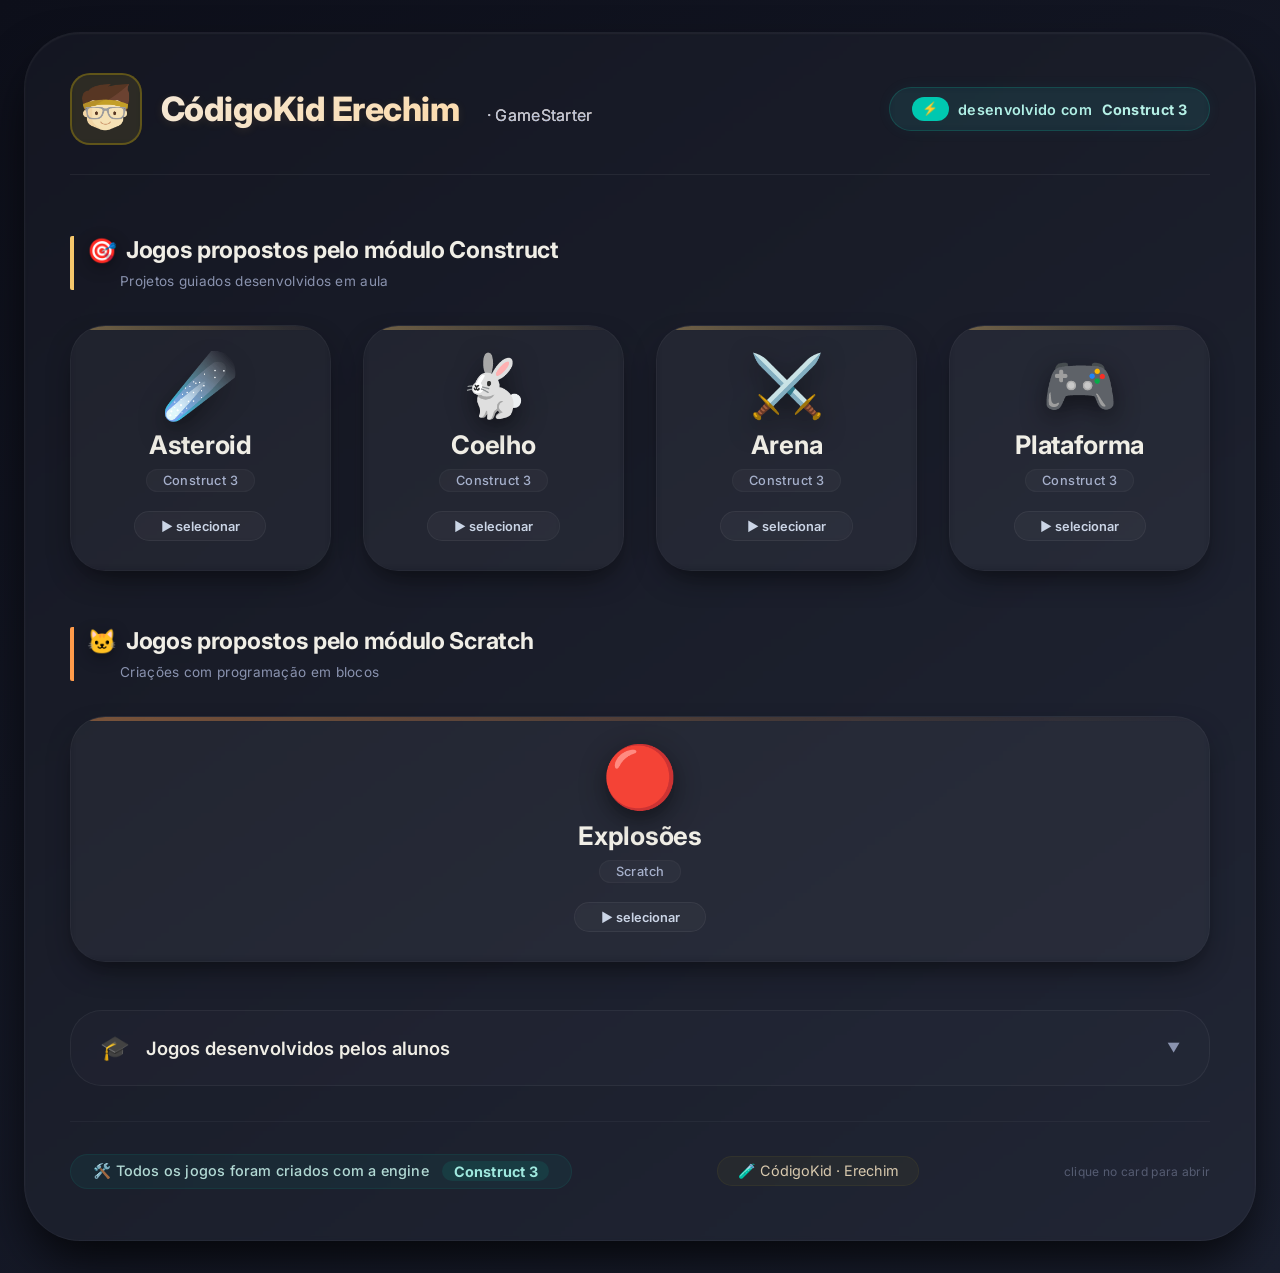
<file: index.html>
<!DOCTYPE html>
<html lang="pt-BR">
<head>
  <meta charset="UTF-8" />
  <meta name="viewport" content="width=device-width, initial-scale=1.0" />
  <title>CódigoKid Erechim · Games</title>
  <link rel="preconnect" href="https://fonts.googleapis.com" />
  <link rel="preconnect" href="https://fonts.gstatic.com" crossorigin />
  <link href="https://fonts.googleapis.com/css2?family=Inter:opsz,wght@14..32,400;14..32,600;14..32,700;14..32,800&display=swap" rel="stylesheet" />
  <link rel="stylesheet" href="style.css" />
    <!-- FAVICON -->
  <link rel="icon" type="image/png" href="favicon.png" />
  <link rel="apple-touch-icon" href="favicon.png" />
  
</head>
<body>
  <div class="landing">

    <!-- cabeçalho -->
    <div class="header">
      <div class="logo-area">
        <div class="logo-placeholder" title="Espaço para a logo da CódigoKid Erechim">
          <img src="logo.png" alt="Logo CódigoKid Erechim" style="width: 100%; height: 100%; object-fit: contain; padding: 8px;" />
        </div>
        <div class="school-name">
          CódigoKid Erechim
          <small>· GameStarter</small>
        </div>
      </div>
      <div class="tech-badge">
        <i>⚡</i> desenvolvido com <span style="font-weight:700; color:#b5f0e6;">Construct 3</span>
      </div>
    </div>

           <!-- CONTAINER DINÂMICO DE MÓDULOS (Construct, Scratch, etc.) -->
    <div id="modulosContainer">
      <!-- preenchido dinamicamente pelo JavaScript a partir do jogos.json -->
    </div>

    <!-- BLOCO EXPANSÍVEL: JOGOS DOS ALUNOS -->
    <details class="alunos-section" id="alunosSection">
      <summary class="alunos-summary">
        <span class="alunos-summary-icon">🎓</span>
        <span class="alunos-summary-text">Jogos desenvolvidos pelos alunos</span>
        <span class="alunos-summary-arrow">▼</span>
      </summary>
      <div class="alunos-content">
        <div class="projects-grid" id="jogosAlunosGrid">
          <!-- preenchido dinamicamente pelo JavaScript -->
        </div>
      </div>
    </details>

    <!-- rodapé -->
    <div class="footer-note">
      <span class="construct-badge">
        🛠️ Todos os jogos foram criados com a engine <strong onclick="window.open('https://www.construct.net/en', '_blank')" style="cursor: pointer;">Construct 3</strong>
      </span>
      <span class="school-tag">
        🧪 CódigoKid · Erechim
      </span>
      <span style="opacity:0.5; font-size:0.75rem; letter-spacing:0.3px;">
        clique no card para abrir
      </span>
    </div>

  </div>

  <!-- DIALOG -->
  <dialog id="gameDialog">
    <div class="dialog-header">
      <span class="game-title" id="dialogTitle">🎮 Jogo</span>
      <div class="actions">
        <button class="open-new-btn" id="openNewBtn" title="Abrir em nova janela">↗ Nova janela</button>
        <button class="close-btn" id="closeDialogBtn">✕ Fechar</button>
      </div>
    </div>
        <div class="dialog-body">
      <div class="game-instructions" id="dialogInstructions" hidden>
        <span class="instructions-icon">💡</span>
        <span class="instructions-text" id="dialogInstructionsText"></span>
      </div>
      <div class="iframe-wrapper">
        <div class="loading-overlay" id="dialogLoading">
          <div class="spinner"></div>
          <span>Carregando jogo...</span>
        </div>
        <iframe id="dialogFrame" src="" allowfullscreen allow="fullscreen; autoplay; gamepad; accelerometer; gyroscope"></iframe>
      </div>
    </div>
  </dialog>

 <script>
  // Referências
  const dialog = document.getElementById('gameDialog');
  const dialogFrame = document.getElementById('dialogFrame');
  const dialogTitle = document.getElementById('dialogTitle');
  const dialogLoading = document.getElementById('dialogLoading');
  const closeDialogBtn = document.getElementById('closeDialogBtn');
  const openNewBtn = document.getElementById('openNewBtn');
  const fullscreenBtn = document.getElementById('fullscreenBtn');

  const jogosModuloGrid = document.getElementById('jogosModuloGrid');
  const jogosAlunosGrid = document.getElementById('jogosAlunosGrid');

  let currentGameUrl = '';
  let currentGameName = '';

  // ============================================
  // CARREGAMENTO DOS JOGOS A PARTIR DO JSON
  // ============================================

    const modulosContainer = document.getElementById('modulosContainer');

  async function carregarJogos() {
    try {
      const resposta = await fetch('jogos.json');
      if (!resposta.ok) throw new Error('Não foi possível carregar o jogos.json');
      const dados = await resposta.json();

      renderizarModulos(dados.modulos || []);
      renderizarJogosAlunos(dados.jogosAlunos || []);
    } catch (erro) {
      console.error('❌ Erro ao carregar jogos:', erro);
      modulosContainer.innerHTML = '<p style="color:#8a93af; text-align:center;">Não foi possível carregar a lista de jogos.</p>';
    }
  }

  // Renderiza todos os módulos (Construct, Scratch, etc.)
  function renderizarModulos(modulos) {
    modulosContainer.innerHTML = '';
    modulos.forEach(modulo => {
      const secao = document.createElement('section');
      secao.className = 'modulo-section';
      secao.style.setProperty('--modulo-cor', modulo.cor || '#f5c76b');

      secao.innerHTML = `
        <div class="section-header">
          <h2 class="section-title">
            <span class="section-icon">${modulo.icone || '🎯'}</span>
            ${modulo.titulo}
          </h2>
          <span class="section-subtitle">${modulo.subtitulo || ''}</span>
        </div>
        <div class="projects-grid"></div>
      `;

      const grid = secao.querySelector('.projects-grid');
      (modulo.jogos || []).forEach(jogo => {
        const card = document.createElement('a');
        card.href = '#';
        card.className = `project-card card-${jogo.id}`;
        card.style.textDecoration = 'none';
        card.dataset.game = jogo.embedUrl;
        card.dataset.name = jogo.nome;
        card.innerHTML = `
          <div class="project-icon">${jogo.icone || '🎮'}</div>
          <div class="project-name">${jogo.nome}</div>
          <div class="project-sub">${modulo.id === 'scratch' ? 'Scratch' : 'Construct 3'}</div>
          <div class="cta-play">▶ selecionar</div>
        `;
               card.addEventListener('click', e => {
          e.preventDefault();
          abrirJogoDialog(jogo.embedUrl, jogo.nome, jogo.instrucoes);
        });
        grid.appendChild(card);
      });

      modulosContainer.appendChild(secao);
    });
  }

  // Renderiza os cards dos jogos dos alunos
  function renderizarJogosAlunos(jogos) {
    jogosAlunosGrid.innerHTML = '';
    if (jogos.length === 0) {
      jogosAlunosGrid.innerHTML = '<p style="color:#8a93af; grid-column: 1/-1; text-align:center;">Nenhum jogo de aluno cadastrado ainda.</p>';
      return;
    }
    jogos.forEach(jogo => {
      const card = document.createElement('a');
      card.href = '#';
      card.className = `project-card card-aluno`;
      card.style.textDecoration = 'none';
      card.dataset.game = jogo.embedUrl;
      card.dataset.name = jogo.nome;
      card.innerHTML = `
        <div class="project-icon">${jogo.icone || '🎮'}</div>
        <div class="project-name">${jogo.nome}</div>
        <div class="project-desc">${jogo.descricao || ''}</div>
        <div class="project-author">👤 ${jogo.aluno || 'Aluno'}</div>
        <div class="cta-play">▶ jogar</div>
      `;
      card.addEventListener('click', e => {
        e.preventDefault();
        abrirJogoDialog(jogo.embedUrl, jogo.nome);
      });
      jogosAlunosGrid.appendChild(card);
    });
  }

  // ============================================
  // DIALOG (abrir/fechar/fullscreen)
  // ============================================

  const dialogInstructions = document.getElementById('dialogInstructions');
  const dialogInstructionsText = document.getElementById('dialogInstructionsText');

  function abrirJogoDialog(url, nome, instrucoes) {
    currentGameUrl = url;
    currentGameName = nome;
    dialogTitle.textContent = '🎮 ' + nome;

    // Instruções (opcional)
    if (instrucoes && instrucoes.trim() !== '') {
      dialogInstructionsText.textContent = instrucoes;
      dialogInstructions.hidden = false;
    } else {
      dialogInstructionsText.textContent = '';
      dialogInstructions.hidden = true;
    }

    dialogLoading.style.display = 'flex';
    dialogFrame.src = url;
    dialogFrame.onload = function () {
      dialogLoading.style.display = 'none';
    };
    dialog.showModal();
  }

  function fecharDialog() {
    dialog.close();
    dialogFrame.src = '';
    dialogLoading.style.display = 'flex';
  }

  function abrirNovaJanela() {
    if (currentGameUrl) window.open(currentGameUrl, '_blank');
  }

  function toggleFullscreen() {
    if (!document.fullscreenElement) {
      dialog.requestFullscreen().catch(err => console.error('Erro fullscreen:', err));
    } else {
      document.exitFullscreen();
    }
  }

  // ============================================
  // EVENTOS
  // ============================================
  closeDialogBtn.addEventListener('click', fecharDialog);
  openNewBtn.addEventListener('click', abrirNovaJanela);
  //fullscreenBtn.addEventListener('click', toggleFullscreen);
  dialog.addEventListener('cancel', fecharDialog);

  document.addEventListener('fullscreenchange', () => {
    if (fullscreenBtn) {
      fullscreenBtn.textContent = document.fullscreenElement ? '⛶ Sair' : '⛶ Tela cheia';
    }
  });

  // ============================================
  // BLOQUEIO DE SCROLL QUANDO DIALOG ESTIVER ABERTO
  // ============================================
  document.addEventListener('keydown', function (e) {
    if (dialog.open) {
      const teclasScroll = ['ArrowUp', 'ArrowDown', 'ArrowLeft', 'ArrowRight', 'Space', 'PageUp', 'PageDown', 'Home', 'End'];
      if (teclasScroll.includes(e.code)) {
        e.preventDefault();
        e.stopPropagation();
        return false;
      }
    }
  }, { passive: false, capture: true });

  document.addEventListener('wheel', function (e) {
    if (dialog.open && e.target.closest('iframe')) {
      e.preventDefault();
      e.stopPropagation();
      return false;
    }
  }, { passive: false, capture: true });

  document.addEventListener('touchmove', function (e) {
    if (dialog.open && e.target.closest('iframe')) {
      e.preventDefault();
      e.stopPropagation();
      return false;
    }
  }, { passive: false, capture: true });

  // ============================================
  // INICIALIZA
  // ============================================
  carregarJogos();

  console.log('🎮 Sistema de jogos carregado!');
</script>

</body>
</html>
</file>
<file: style.css>
* {
      margin: 0;
      padding: 0;
      box-sizing: border-box;
    }

    body {
      font-family: 'Inter', sans-serif;
      background: linear-gradient(145deg, #0d0f1a 0%, #1a1f2f 100%);
      min-height: 100vh;
      display: flex;
      align-items: center;
      justify-content: center;
      padding: 2rem 1.5rem;
    }

    .landing {
      max-width: 1300px;
      width: 100%;
      background: rgba(255, 255, 255, 0.03);
      backdrop-filter: blur(2px);
      border-radius: 3.5rem;
      padding: 2.5rem 2.8rem 3.2rem;
      box-shadow: 0 25px 50px -8px rgba(0, 0, 0, 0.8), inset 0 1px 2px rgba(255, 255, 255, 0.06);
      border: 1px solid rgba(255, 255, 255, 0.04);
      transition: all 0.2s;
    }

    /* CABEÇALHO */
    .header {
      display: flex;
      flex-wrap: wrap;
      align-items: center;
      justify-content: space-between;
      gap: 1.8rem 2rem;
      margin-bottom: 3.8rem;
      border-bottom: 1px solid rgba(255, 255, 255, 0.06);
      padding-bottom: 1.8rem;
    }

    .logo-area {
      display: flex;
      align-items: center;
      gap: 1.2rem;
    }

    .logo-placeholder {
      width: 72px;
      height: 72px;
      background: rgba(255, 215, 0, 0.08);
      border: 2px solid rgba(255, 215, 0, 0.25);
      border-radius: 20px;
      display: flex;
      align-items: center;
      justify-content: center;
      font-size: 0.7rem;
      font-weight: 600;
      letter-spacing: 0.5px;
      color: #d4b87a;
      text-transform: uppercase;
      transition: 0.2s;
      flex-shrink: 0;
      backdrop-filter: blur(4px);
    }

    .logo-placeholder:hover {
      border-color: #f0c27b;
      background: rgba(255, 215, 0, 0.12);
    }

    .logo-placeholder span {
      background: rgba(0, 0, 0, 0.4);
      padding: 4px 8px;
      border-radius: 40px;
      font-size: 0.6rem;
    }

    .school-name {
      font-size: 2.1rem;
      font-weight: 800;
      letter-spacing: -0.5px;
      background: linear-gradient(to right, #f5e9d8, #ffd9a3);
      -webkit-background-clip: text;
      background-clip: text;
      color: transparent;
      text-shadow: 0 2px 10px rgba(255, 200, 100, 0.1);
      line-height: 1.2;
    }

    .school-name small {
      font-weight: 400;
      font-size: 1rem;
      color: #9aa3b9;
      background: rgba(255, 255, 255, 0.04);
      padding: 0.1rem 0.8rem;
      border-radius: 40px;
      margin-left: 0.5rem;
      letter-spacing: 0.3px;
      background: transparent;
      text-shadow: none;
      -webkit-background-clip: unset;
      background-clip: unset;
      color: #b9c2d9;
    }

    .tech-badge {
      background: rgba(0, 200, 200, 0.08);
      backdrop-filter: blur(4px);
      padding: 0.6rem 1.4rem;
      border-radius: 60px;
      border: 1px solid rgba(0, 255, 200, 0.15);
      font-weight: 600;
      font-size: 0.9rem;
      color: #b0f0e6;
      display: flex;
      align-items: center;
      gap: 0.6rem;
      white-space: nowrap;
      letter-spacing: 0.3px;
      box-shadow: 0 0 15px rgba(0, 200, 200, 0.05);
    }

    .tech-badge i {
      font-style: normal;
      background: #00c8b0;
      color: #0b0e16;
      padding: 0 10px;
      border-radius: 30px;
      font-weight: 800;
      font-size: 0.8rem;
      line-height: 1.8;
    }

    /* GRADE DE PROJETOS */
    .projects-grid {
      display: grid;
      grid-template-columns: repeat(auto-fit, minmax(220px, 1fr));
      gap: 2rem;
      margin: 2.2rem 0 2.8rem;
    }

    .project-card {
      background: rgba(255, 255, 255, 0.02);
      backdrop-filter: blur(4px);
      border-radius: 2.2rem;
      padding: 1.8rem 1.2rem 1.8rem;
      border: 1px solid rgba(255, 255, 255, 0.04);
      box-shadow: 0 12px 28px -8px rgba(0, 0, 0, 0.6);
      transition: all 0.25s ease;
      display: flex;
      flex-direction: column;
      align-items: center;
      text-align: center;
      cursor: pointer;
      position: relative;
      overflow: hidden;
    }

    .project-card::before {
      content: '';
      position: absolute;
      top: 0;
      left: 0;
      width: 100%;
      height: 4px;
      background: linear-gradient(90deg, #f7b731, #f5a623, #f7b731);
      opacity: 0.4;
      transition: 0.3s;
    }

    .project-card:hover {
      transform: translateY(-8px);
      background: rgba(255, 255, 255, 0.05);
      border-color: rgba(255, 215, 0, 0.15);
      box-shadow: 0 20px 40px -12px #000000cc;
    }

    .project-card:hover::before {
      opacity: 1;
      height: 5px;
    }

    .project-icon {
      font-size: 3.8rem;
      line-height: 1;
      margin-bottom: 0.8rem;
      filter: drop-shadow(0 8px 12px rgba(0, 0, 0, 0.5));
    }

    .project-name {
      font-size: 1.6rem;
      font-weight: 700;
      color: #f0eee6;
      letter-spacing: -0.3px;
      margin-bottom: 0.25rem;
    }

    .project-sub {
      font-size: 0.8rem;
      font-weight: 500;
      color: #a7b1cc;
      background: rgba(255, 255, 255, 0.03);
      padding: 0.2rem 1rem;
      border-radius: 40px;
      border: 1px solid rgba(255, 255, 255, 0.03);
      margin-top: 0.3rem;
      letter-spacing: 0.4px;
    }

    .project-card .cta-play {
      margin-top: 1.2rem;
      font-size: 0.8rem;
      font-weight: 600;
      color: #cbd5e6;
      background: rgba(255, 255, 255, 0.02);
      padding: 0.4rem 1.6rem;
      border-radius: 40px;
      border: 1px solid rgba(255, 255, 255, 0.06);
      transition: 0.2s;
      backdrop-filter: blur(2px);
    }

    .project-card:hover .cta-play {
      background: rgba(255, 215, 0, 0.08);
      border-color: rgba(255, 215, 0, 0.15);
      color: #f5e6c4;
      box-shadow: 0 0 20px rgba(255, 200, 50, 0.05);
    }
    

    /* cores específicas (apenas detalhe) */
    .card-asteroid .project-icon { color: #ffbb77; }
    .card-coelho .project-icon { color: #f5b0c0; }
    .card-arena .project-icon { color: #7fc9ff; }
    .card-plataforma .project-icon { color: #9bdeac; }

    /* RODAPÉ / INFO EXTRA */
    .footer-note {
      display: flex;
      flex-wrap: wrap;
      align-items: center;
      justify-content: space-between;
      gap: 1.2rem;
      margin-top: 2.2rem;
      border-top: 1px solid rgba(255, 255, 255, 0.04);
      padding-top: 2rem;
      color: #8a93af;
      font-size: 0.9rem;
    }

    .footer-note span {
      display: flex;
      align-items: center;
      gap: 0.6rem;
    }

    .construct-badge {
      background: rgba(0, 210, 180, 0.06);
      padding: 0.4rem 1.4rem;
      border-radius: 60px;
      border: 1px solid rgba(0, 210, 180, 0.08);
      font-weight: 500;
      color: #b2d9d4;
      letter-spacing: 0.2px;
      font-size: 0.9rem;
    }

    .construct-badge strong {
      color: #9fe8de;
      font-weight: 700;
      background: rgba(0, 200, 180, 0.1);
      padding: 0.1rem 0.7rem;
      border-radius: 30px;
      margin-left: 4px;
    }

    .footer-note .school-tag {
      background: rgba(255, 215, 0, 0.04);
      padding: 0.3rem 1.2rem;
      border-radius: 40px;
      border: 1px solid rgba(255, 215, 0, 0.05);
      color: #d8c9ae;
    }

    /* responsividade */
    @media (max-width: 700px) {
      .landing {
        padding: 1.8rem 1.2rem;
        border-radius: 2rem;
      }
      .header {
        flex-direction: column;
        align-items: flex-start;
        gap: 1rem;
      }
      .school-name {
        font-size: 1.8rem;
      }
      .logo-area {
        width: 100%;
      }
      .tech-badge {
        white-space: normal;
        font-size: 0.8rem;
        padding: 0.4rem 1rem;
      }
      .projects-grid {
        grid-template-columns: repeat(auto-fit, minmax(150px, 1fr));
        gap: 1.2rem;
      }
      .project-name {
        font-size: 1.3rem;
      }
      .project-icon {
        font-size: 2.8rem;
      }
    }

    @media (max-width: 480px) {
      .logo-placeholder {
        width: 56px;
        height: 56px;
        font-size: 0.5rem;
      }
      .school-name {
        font-size: 1.4rem;
      }
      .school-name small {
        font-size: 0.7rem;
        margin-left: 0.2rem;
      }
    }

    /* para dar um toque interativo nos cards (abrir jogo) */
    .project-card {
      transition: all 0.2s;
    }
    
    /* Estilos para o dialog */
    dialog {
    border: none;
    border-radius: 1.5rem;
    padding: 0;
    background: #0d0f1a;
    width: 1200px;
    height: 800px;
    max-width: 90vw;
    max-height: 90vh;
    box-shadow: 0 30px 60px rgba(0, 0, 0, 0.9);
    border: 1px solid rgba(255, 255, 255, 0.06);
    overflow: hidden;
    animation: dialogIn 0.3s ease;
    
    /* CENTRALIZAÇÃO PERFEITA */
    position: fixed;
    top: 50%;
    left: 50%;
    transform: translate(-50%, -50%);
    margin: 0;
    
    /* GARANTE QUE NÃO ULTRAPASSE A TELA */
    max-height: 90vh;
    max-width: 90vw;
    }

dialog::backdrop {
  background: rgba(0, 0, 0, 0.8);
  backdrop-filter: blur(8px);
}

    @keyframes dialogIn {
      from {
        opacity: 0;
        transform: scale(0.95) translateY(20px);
      }
      to {
        opacity: 1;
        transform: scale(1) translateY(0);
      }
    }

    .dialog-header {
      background: rgba(13, 15, 26, 0.98);
      padding: 0.8rem 1.5rem;
      display: flex;
      align-items: center;
      justify-content: space-between;
      border-bottom: 1px solid rgba(255, 255, 255, 0.06);
    }

    .dialog-header .game-title {
      color: #f0eee6;
      font-weight: 600;
      font-size: 1rem;
    }

    .dialog-header .close-btn {
      background: rgba(255, 255, 255, 0.05);
      border: 1px solid rgba(255, 255, 255, 0.08);
      color: #b0b8d0;
      padding: 0.3rem 1.2rem;
      border-radius: 40px;
      cursor: pointer;
      font-size: 0.8rem;
      transition: 0.3s;
    }

    .dialog-header .close-btn:hover {
      background: rgba(255, 70, 70, 0.15);
      color: #ff6b6b;
      border-color: rgba(255, 70, 70, 0.2);
    }

    .dialog-body {
  position: relative;
  width: 100%;
  height: calc(100% - 52px);
  background: #000;
  display: flex;
  flex-direction: column;
}

.iframe-wrapper {
  position: relative;
  flex: 1;
  width: 100%;
  background: #000;
}

.iframe-wrapper iframe {
  width: 100%;
  height: 100%;
  border: none;
  display: block;
}

/* Faixa de instruções (acima do iframe) */
.game-instructions {
  display: flex;
  align-items: center;
  gap: 0.7rem;
  padding: 0.7rem 1.5rem;
  background: rgba(255, 215, 0, 0.06);
  border-bottom: 1px solid rgba(255, 215, 0, 0.12);
  color: #e9dcb8;
  font-size: 0.85rem;
  line-height: 1.4;
  letter-spacing: 0.2px;
  flex-shrink: 0;
}

.game-instructions[hidden] {
  display: none;
}

.game-instructions .instructions-icon {
  font-size: 1.1rem;
  flex-shrink: 0;
  filter: drop-shadow(0 2px 4px rgba(0, 0, 0, 0.4));
}

.game-instructions .instructions-text {
  flex: 1;
}

    .dialog-body .loading-overlay {
      position: absolute;
      top: 50%;
      left: 50%;
      transform: translate(-50%, -50%);
      color: #6a7a9a;
      font-size: 0.9rem;
      display: flex;
      flex-direction: column;
      align-items: center;
      gap: 0.8rem;
      z-index: 10;
      pointer-events: none;
    }

    .dialog-body .loading-overlay .spinner {
      width: 30px;
      height: 30px;
      border: 3px solid rgba(255, 255, 255, 0.05);
      border-top-color: #f5c76b;
      border-radius: 50%;
      animation: spin 0.8s linear infinite;
    }

    @keyframes spin {
      to { transform: rotate(360deg); }
    }

    /* Botão de abrir em nova janela (opcional) */
    .dialog-header .open-new-btn {
      background: rgba(255, 215, 0, 0.08);
      border: 1px solid rgba(255, 215, 0, 0.1);
      color: #d4b87a;
      padding: 0.3rem 1rem;
      border-radius: 40px;
      cursor: pointer;
      font-size: 0.8rem;
      transition: 0.3s;
      margin-right: 0.5rem;
    }

    .dialog-header .open-new-btn:hover {
      background: rgba(255, 215, 0, 0.15);
      color: #f5e6c4;
      border-color: rgba(255, 215, 0, 0.2);
    }

    .dialog-header .actions {
      display: flex;
      align-items: center;
      gap: 0.5rem;
    }

    /* Responsividade */
    @media (max-width: 768px) {
      dialog {
        max-width: 98vw;
        max-height: 95vh;
        width: 100%;
        height: 95vh;
        border-radius: 1rem;
      }
      .dialog-header {
        padding: 0.6rem 1rem;
        flex-wrap: wrap;
        gap: 0.5rem;
      }
    }
/* ============================================
   SEÇÃO: TÍTULOS E BLOCOS
   ============================================ */

.section-header {
  margin-bottom: 1.5rem;
  padding-left: 0.5rem;
}

.section-title {
  font-size: 1.4rem;
  font-weight: 700;
  color: #f0eee6;
  letter-spacing: -0.3px;
  margin-bottom: 0.3rem;
}

.section-subtitle {
  font-size: 0.85rem;
  color: #8a93af;
  letter-spacing: 0.3px;
}

/* ============================================
   BLOCO EXPANSÍVEL: JOGOS DOS ALUNOS
   ============================================ */

.alunos-section {
  margin-top: 3rem;
  background: rgba(255, 255, 255, 0.02);
  border: 1px solid rgba(255, 255, 255, 0.05);
  border-radius: 2rem;
  overflow: hidden;
  transition: all 0.3s ease;
}

.alunos-section[open] {
  background: rgba(255, 255, 255, 0.03);
  border-color: rgba(255, 215, 0, 0.12);
}

.alunos-summary {
  list-style: none;
  cursor: pointer;
  padding: 1.4rem 1.8rem;
  display: flex;
  align-items: center;
  gap: 1rem;
  font-size: 1.15rem;
  font-weight: 600;
  color: #f0eee6;
  transition: 0.2s;
  user-select: none;
}

.alunos-summary::-webkit-details-marker {
  display: none;
}

.alunos-summary:hover {
  background: rgba(255, 255, 255, 0.03);
}

.alunos-summary-icon {
  font-size: 1.5rem;
}

.alunos-summary-text {
  flex: 1;
}

.alunos-summary-arrow {
  font-size: 0.8rem;
  color: #8a93af;
  transition: transform 0.3s ease;
}

.alunos-section[open] .alunos-summary-arrow {
  transform: rotate(180deg);
  color: #f5c76b;
}

.alunos-content {
  padding: 0.5rem 1.8rem 2rem;
  animation: fadeInContent 0.4s ease;
}

@keyframes fadeInContent {
  from { opacity: 0; transform: translateY(-10px); }
  to   { opacity: 1; transform: translateY(0); }
}

/* ============================================
   CARD DE JOGO DO ALUNO
   ============================================ */

.project-card.card-aluno .project-name {
  font-size: 1.3rem;
}

.project-card.card-aluno .project-desc {
  font-size: 0.8rem;
  color: #a7b1cc;
  line-height: 1.5;
  margin-top: 0.6rem;
  padding: 0 0.5rem;
  text-align: center;
  max-width: 100%;
}

.project-card.card-aluno .project-author {
  font-size: 0.75rem;
  color: #d4b87a;
  background: rgba(255, 215, 0, 0.06);
  padding: 0.2rem 0.9rem;
  border-radius: 40px;
  border: 1px solid rgba(255, 215, 0, 0.08);
  margin-top: 0.8rem;
  letter-spacing: 0.3px;
  font-weight: 500;
}

.project-card.card-aluno::before {
  background: linear-gradient(90deg, #9bdeac, #7fc9ff, #9bdeac);
}
/* ============================================
   SEÇÕES DE MÓDULOS (Construct, Scratch, etc.)
   ============================================ */

.modulo-section {
  margin-bottom: 3.5rem;
  position: relative;
}

.modulo-section:last-of-type {
  margin-bottom: 0;
}

.modulo-section .section-header {
  margin-bottom: 1.5rem;
  padding-left: 0.8rem;
  border-left: 4px solid var(--modulo-cor, #f5c76b);
  border-radius: 2px;
}

.modulo-section .section-title {
  display: flex;
  align-items: center;
  gap: 0.6rem;
  font-size: 1.45rem;
  font-weight: 700;
  color: #f0eee6;
  letter-spacing: -0.3px;
  margin-bottom: 0.35rem;
}

.modulo-section .section-icon {
  font-size: 1.5rem;
  filter: drop-shadow(0 4px 8px rgba(0, 0, 0, 0.4));
}

.modulo-section .section-subtitle {
  font-size: 0.85rem;
  color: #8a93af;
  letter-spacing: 0.3px;
  padding-left: 2.1rem; /* alinha com o título (ícone + gap) */
}

/* Cor de destaque na linha superior do card */
.modulo-section .project-card::before {
  background: linear-gradient(90deg, var(--modulo-cor, #f5c76b), transparent);
}

/* Cores específicas dos jogos do Scratch */
.card-scratch-pong .project-icon { color: #ff9b4a; }
.card-scratch-labirinto .project-icon { color: #ffd34d; }
.card-scratch-corrida .project-icon { color: #ff7a7a; }

/* ============================================
   RESPONSIVIDADE EXTRA
   ============================================ */

@media (max-width: 700px) {
  .modulo-section .section-title {
    font-size: 1.15rem;
  }
  .modulo-section .section-icon {
    font-size: 1.2rem;
  }
  .modulo-section .section-subtitle {
    padding-left: 1.8rem;
  }
  .modulo-section {
    margin-bottom: 2.5rem;
  }
}
</file>
